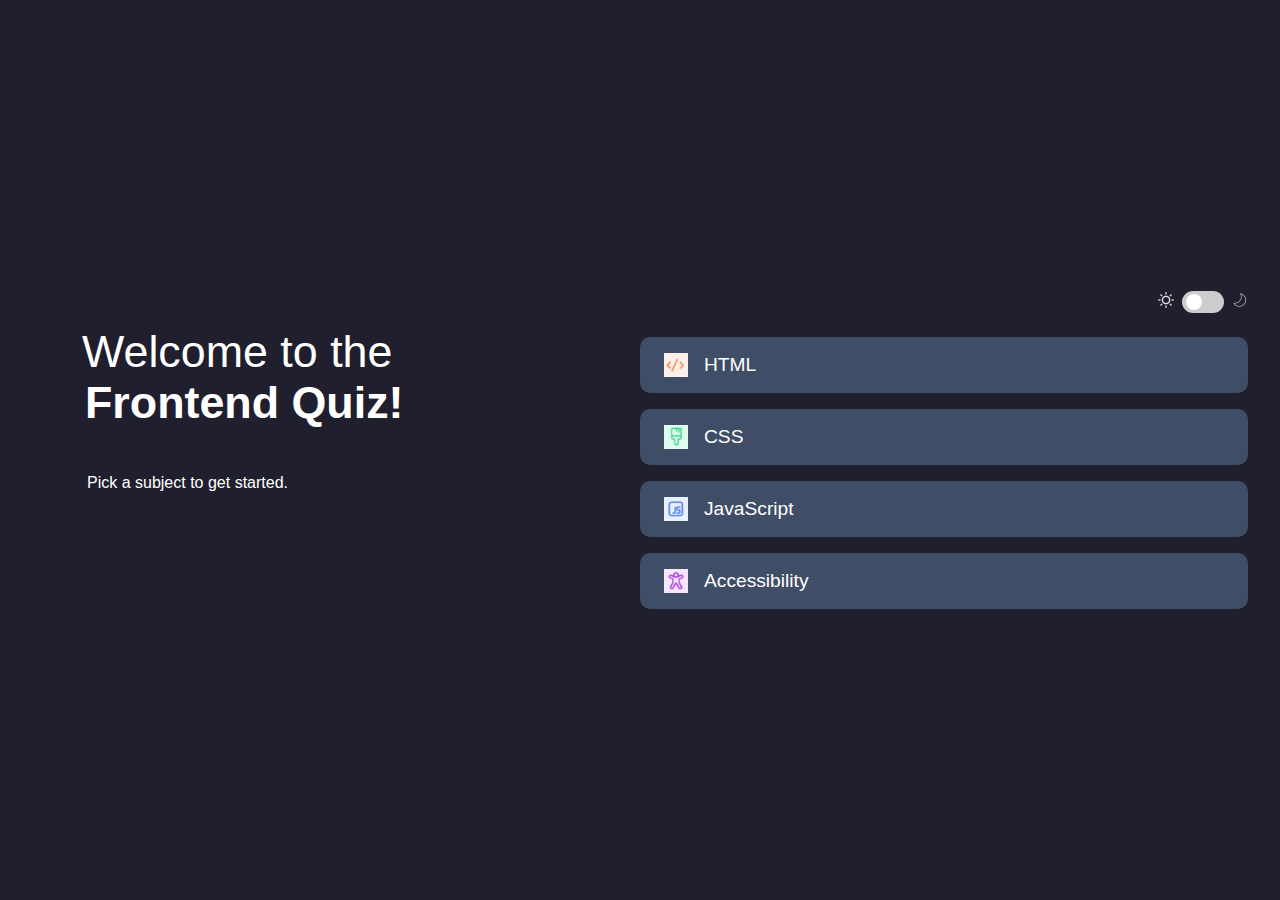
<file: Quiz_App/index.html>
<!DOCTYPE html>
<html lang="en">
<head>
  <meta charset="UTF-8" />
  <title>Frontend Quiz App</title>
  <link rel="stylesheet" href="css/style.css" />
</head>
<body>
  <div class="container">
    <div class="left">
      <h1>Welcome   to the <br><span>Frontend Quiz!</span></h1>
      <p>Pick a subject to get started.</p>
    </div>

    <div class="right">
      <div class="theme-toggle">
        <span><image src="assets\icons\sun.png"></image></span>
        <label class="switch">
          <input type="checkbox" id="toggle-theme">
          <span class="slider round"></span>
        </label>
        <span><image src="assets\icons\moon.png"></image></span>
      </div>

      <div class="subjects">
        <a href="quiz.html?subject=html" class="subject">
          <img src="assets/icons/html.png" alt="HTML"> HTML
        </a>
        <a href="quiz.html?subject=css" class="subject">
          <img src="assets/icons/css.png" alt="CSS"> CSS
        </a>
        <a href="quiz.html?subject=javascript" class="subject">
          <img src="assets/icons/js.png" alt="JavaScript"> JavaScript
        </a>
        <a href="quiz.html?subject=accessibility" class="subject">
          <img src="assets/icons/accessibility.png" alt="Accessibility"> Accessibility
        </a>
      </div>
    </div>
  </div>

<script src="js/themeToggle.js"></script>

</body>
</html>
</file>
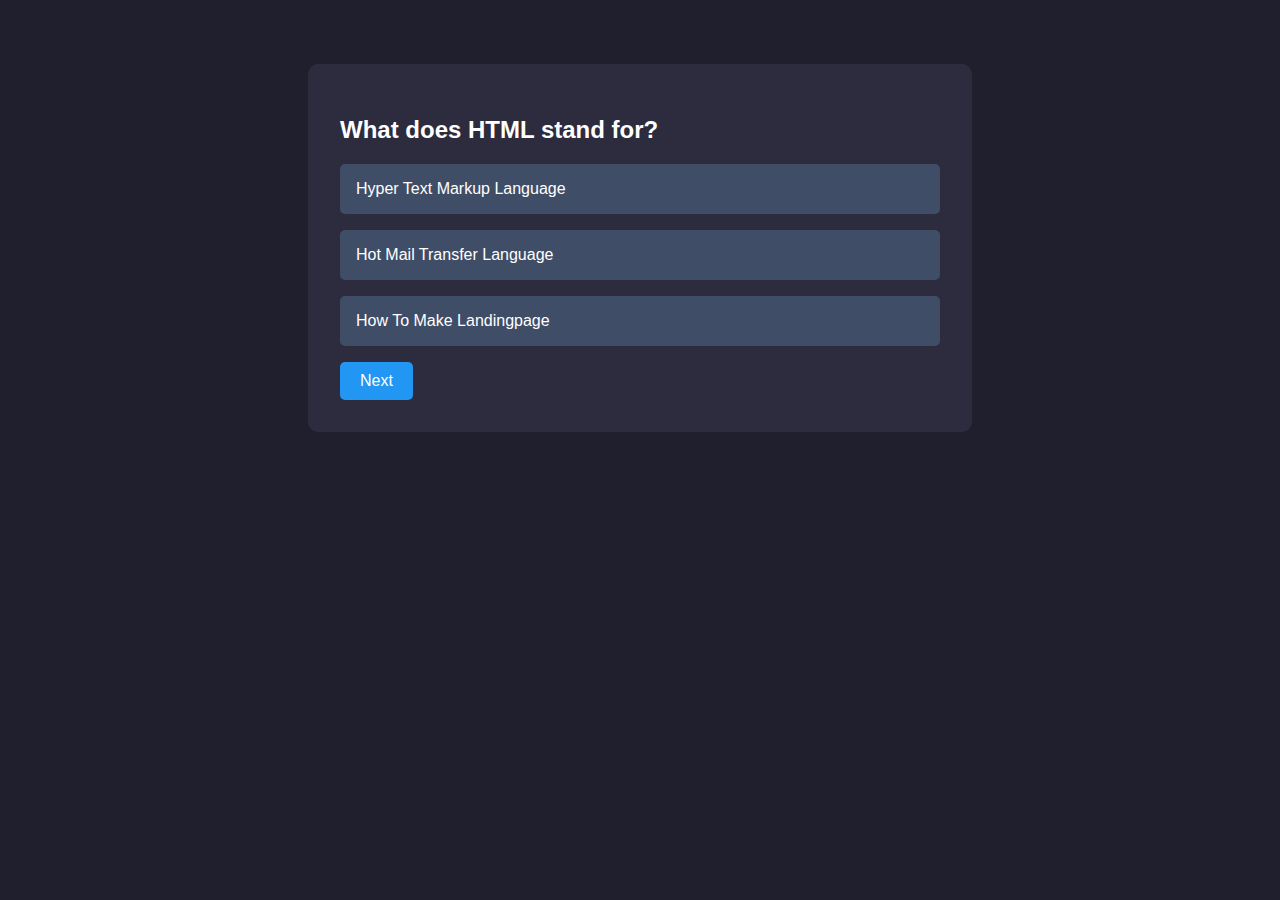
<file: Quiz_App/quiz.html>
<!DOCTYPE html>
<html lang="en">
<head>
  <meta charset="UTF-8" />
  <title>Quiz</title>
  <link rel="stylesheet" href="css/style.css" />
</head>
<body>
  <div class="quiz-container">
    <h2 id="question">Loading...</h2>
    <ul id="options"></ul>
    <button id="next-btn" disabled>Next</button>
  </div>

  <script type="module" src="js/quizApp.js"></script>
</body>
</html>
</file>
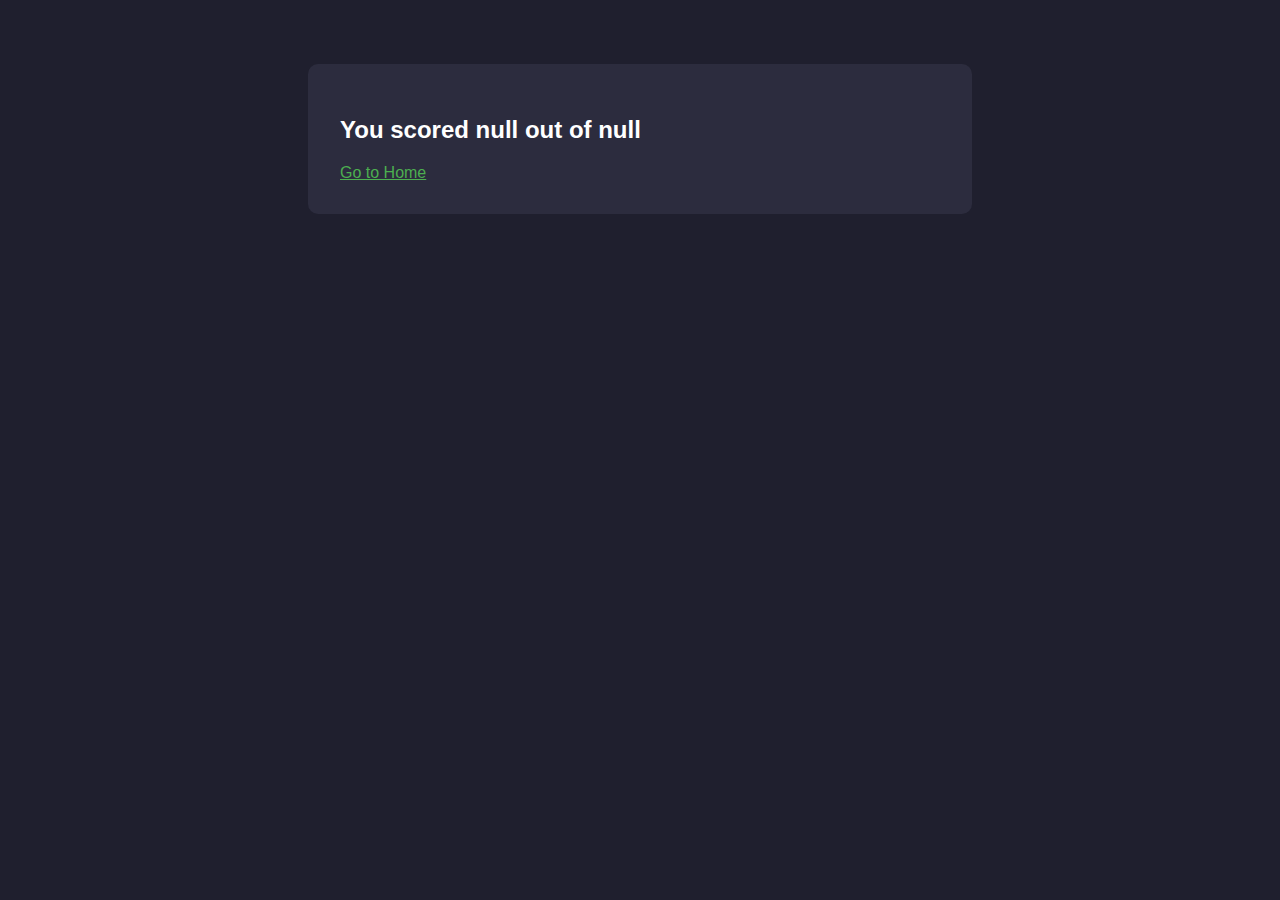
<file: Quiz_App/result.html>
<!DOCTYPE html>
<html lang="en">
<head>
  <meta charset="UTF-8" />
  <title>Result</title>
  <link rel="stylesheet" href="css/style.css" />
</head>
<body>
  <div class="quiz-container">
    <h2 id="result-text">Calculating...</h2>
    <a href="index.html" style="color: #4caf50;">Go to Home</a>
  </div>

  <script>
    const params = new URLSearchParams(window.location.search);
    const score = params.get("score");
    const total = params.get("total");

    document.getElementById("result-text").textContent = 
      `You scored ${score} out of ${total}`;
  </script>
</body>
</html>
</file>
<file: Quiz_App/css/style.css>
:root {
  --bg: #313e53;
  --card: #3f4d67;
  --text: #ffffff;
  --accent: #f0f0f0;
}

body {
  margin: 0;
  padding: 0;
  background-color: var(--bg);
  color: var(--text);
  font-family: 'Segoe UI', sans-serif;
}

.container {
  display: flex;
  height: 100vh;
  padding: 2rem;
  box-sizing: border-box;
}

.left {
  flex: 1;
  display: flex;
  flex-direction: column;
  justify-content: center;
}

.left h1 {
  font-size: 2.8rem;
    font-weight: normal;
  margin-left: 50px;

}
.left h1 span {
    font-size: 2.8rem;
  font-weight: bold;
  margin-left: 3px;

  color: var(--blue);
}
.left p {
  margin-bottom: 7rem;
  color: var(--blue);
  margin-left: 55px;
}

.right {
  flex: 1;
  display: flex;
  flex-direction: column;
  justify-content: center;
}

.theme-toggle {
  display: flex;
  align-items: center;
  justify-content: flex-end;
  margin-bottom: 1.5rem;
  gap: 0.5rem;
}

.subjects {
  display: flex;
  flex-direction: column;
  gap: 1rem;
}

.subject {
  display: flex;
  align-items: center;
  gap: 1rem;
  background-color: var(--card);
  padding: 1rem 1.5rem;
  border-radius: 10px;
  text-decoration: none;
  color: var(--text);
  font-size: 1.2rem;
  transition: 0.2s ease;
}
.subject:hover {
  background-color: #52617e;
}
.subject img {
  width: 24px;
  height: 24px;
}

.switch {
  position: relative;
  display: inline-block;
  width: 42px;
  height: 22px;
}

.switch input {
  opacity: 0;
  width: 0;
  height: 0;
}

.slider {
  position: absolute;
  cursor: pointer;
  top: 0; left: 0;
  right: 0; bottom: 0;
  background-color: #ccc;
  transition: .4s;
  border-radius: 20px;
}

.slider:before {
  position: absolute;
  content: "";
  height: 16px; width: 16px;
  left: 4px; bottom: 3px;
  background-color: white;
  transition: .4s;
  border-radius: 50%;
}

input:checked + .slider {
  background-color:purple;
}
input:checked + .slider:before {
  transform: translateX(20px);
}
body {
  background-color: #1f1f2e;
  font-family: 'Segoe UI', sans-serif;
  margin: 0;
  padding: 0;
  color: white;
}

.quiz-container {
  max-width: 600px;
  margin: 4rem auto;
  background-color: #2c2c3e;
  padding: 2rem;
  border-radius: 10px;
}

#options {
  list-style: none;
  padding: 0;
}

#options li {
  background-color: #3f4d67;
  margin-bottom: 1rem;
  padding: 1rem;
  border-radius: 5px;
  cursor: pointer;
  transition: 0.3s;
}

#options li.correct {
  background-color: #4caf50;
}
#options li.wrong {
  background-color: #f44336;
}

#next-btn {
  padding: 10px 20px;
  font-size: 16px;
  background-color: #2196f3;
  border: none;
  color: white;
  border-radius: 5px;
  cursor: pointer;
}
body.light-mode {
  background-color: #ffffff;
  color: #000000;
}

body.light-mode .subject {
  background-color: #f2f2f2;
  color: #000;
}
</file>
